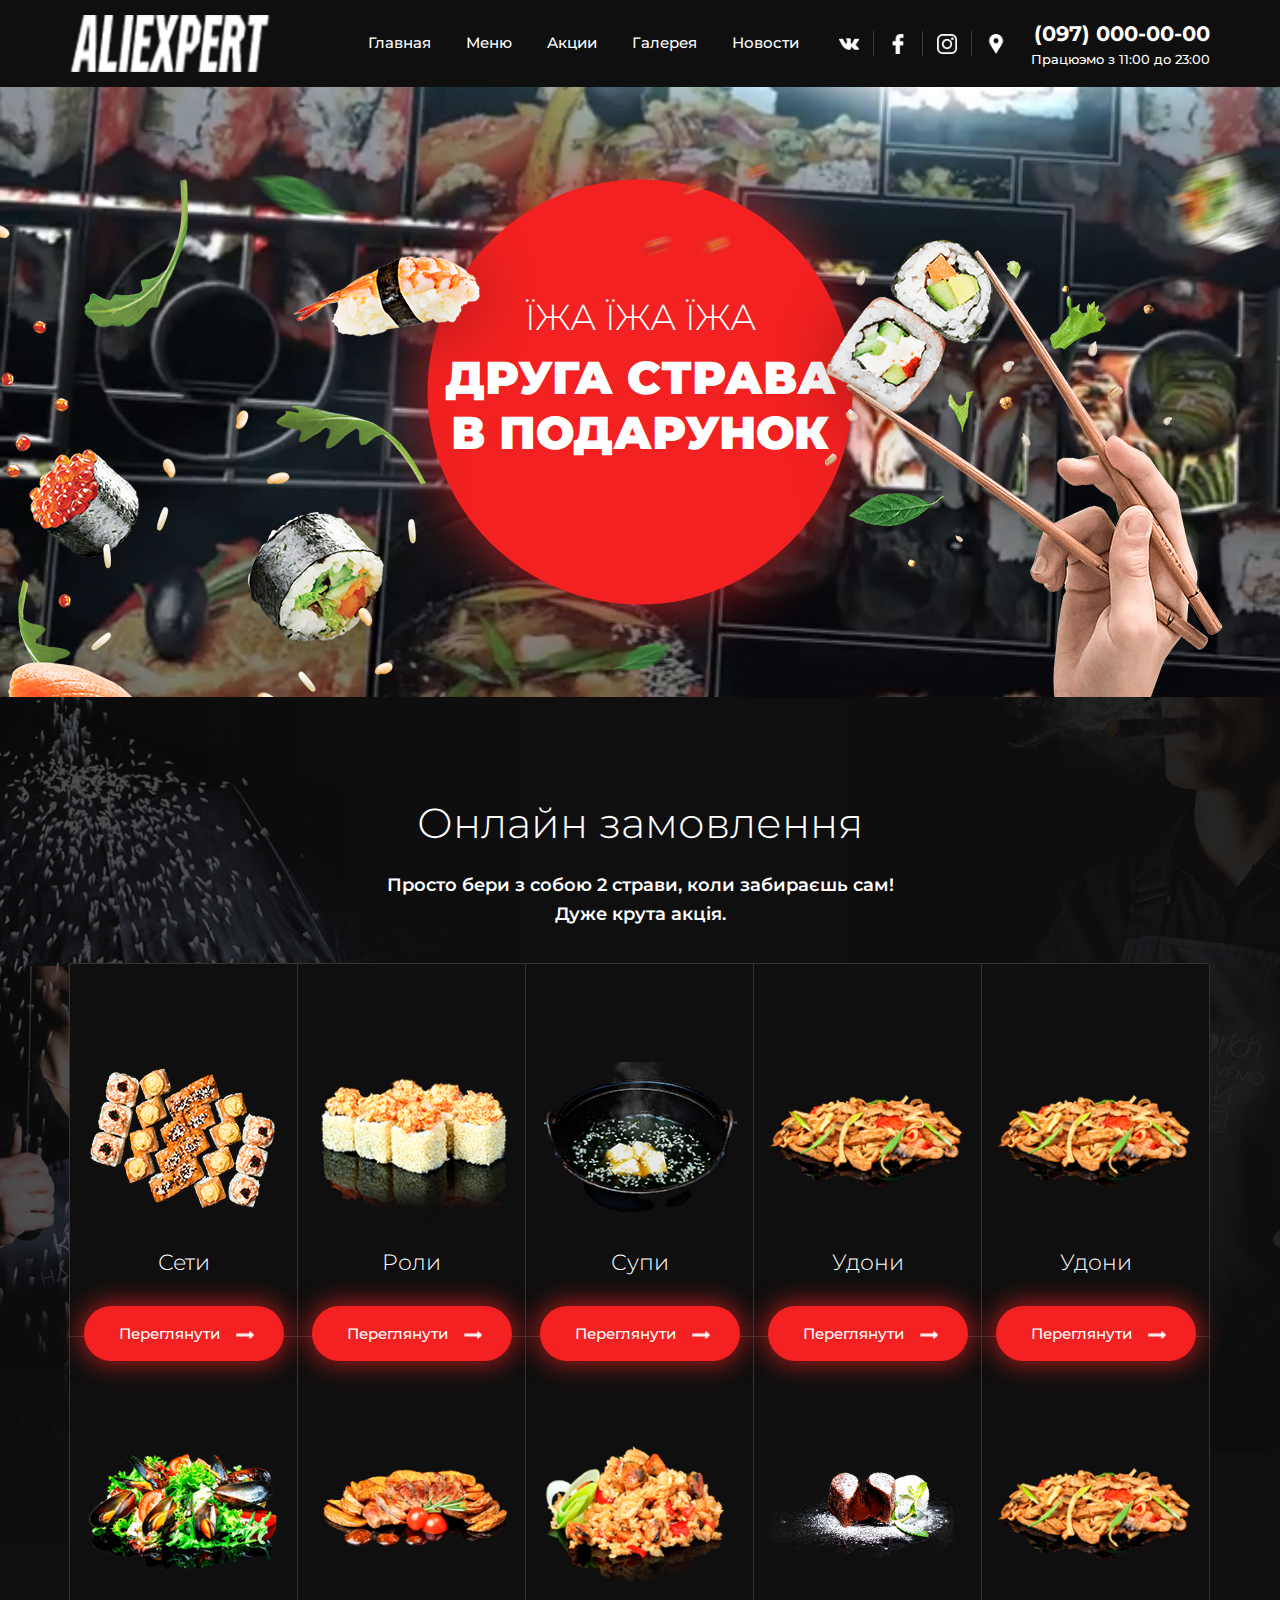
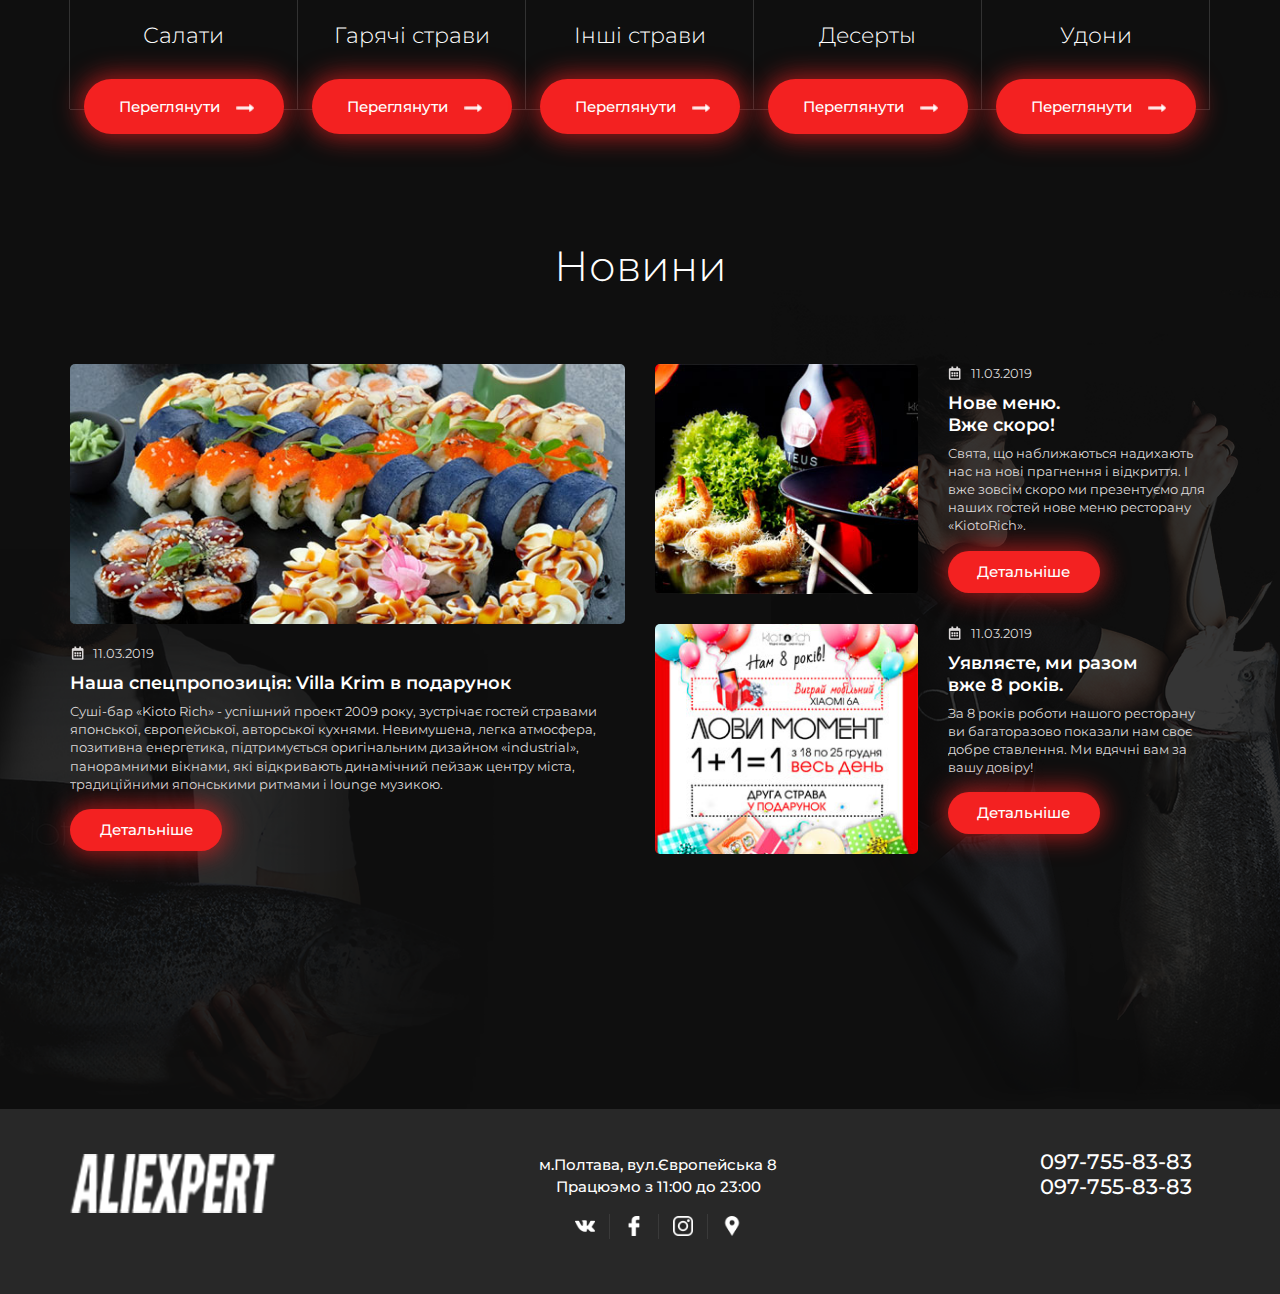
<file: index.html>
<!DOCTYPE html>
<html lang="en">
<head>
  <meta charset="UTF-8">
  <meta name="viewport" content="width=device-width, initial-scale=1.0">
  <meta http-equiv="X-UA-Compatible" content="ie=edge">
  <title>Document</title>
  <style>
    input[type=color]::-webkit-color-swatch {
      border: none
    }

    input[type=color]::-webkit-color-swatch-wrapper {
      padding: 0
    }

    abbr,
    address,
    article,
    aside,
    audio,
    b,
    blockquote,
    body,
    canvas,
    caption,
    cite,
    code,
    dd,
    del,
    details,
    dfn,
    div,
    dl,
    dt,
    em,
    fieldset,
    figcaption,
    figure,
    footer,
    form,
    h1,
    h2,
    h3,
    h4,
    h5,
    h6,
    header,
    hgroup,
    html,
    i,
    iframe,
    img,
    ins,
    kbd,
    label,
    legend,
    li,
    mark,
    menu,
    nav,
    object,
    ol,
    p,
    pre,
    q,
    samp,
    section,
    small,
    span,
    strong,
    sub,
    summary,
    sup,
    table,
    tbody,
    td,
    tfoot,
    th,
    thead,
    time,
    tr,
    ul,
    var,
    video {
      margin: 0;
      padding: 0;
      border: 0;
      outline: 0;
      font-size: 100%;
      vertical-align: baseline;
      background: 0 0;
      font-weight: inherit
    }

    body {
      line-height: 1
    }

    article,
    aside,
    details,
    figcaption,
    figure,
    footer,
    header,
    hgroup,
    menu,
    nav,
    section {
      display: block
    }

    nav ul {
      list-style: none
    }

    blockquote,
    q {
      quotes: none
    }

    blockquote:after,
    blockquote:before,
    q:after,
    q:before {
      content: '';
      content: none
    }

    a {
      margin: 0;
      padding: 0;
      font-size: 100%;
      vertical-align: baseline;
      background: 0 0
    }

    ins {
      background-color: #ff9;
      color: #000;
      text-decoration: none
    }

    mark {
      background-color: #ff9;
      color: #000;
      font-style: italic;
      font-weight: 700
    }

    del {
      text-decoration: line-through
    }

    abbr[title],
    dfn[title] {
      border-bottom: 1px dotted;
      cursor: help
    }

    table {
      border-collapse: collapse;
      border-spacing: 0
    }

    hr {
      display: block;
      height: .0625rem;
      border: 0;
      border-top: 1px solid #ccc;
      margin: 1em 0;
      padding: 0
    }

    input,
    select {
      vertical-align: middle
    }

    input:focus {
      outline: 0
    }

    ol,
    ul {
      list-style-type: none
    }
  </style>
  <link rel="stylesheet" href="./css/index.css">
  <link rel="stylesheet" href="./css/media.css">
</head>
<body>
  <input type="checkbox" id="menu-state" class="menu-state">
  <header class="header">
    <div class="x-container">

      <div class="header-content">
        <div class="logo">
          <a href="/" class="logo-link">
            <img src="./img/logo/logo.png" class="picture" alt="omg">
          </a>
        </div>

        <!--<div class="side-right">-->
          <nav class="nav">
            <ul class="nav-list">
              <li class="nav-list__item">
                <a href="javascript:void(0);" class="nav-list__link">
                  Главная
                </a>
              </li>
              <li class="nav-list__item">
                <a href="javascript:void(0);" class="nav-list__link">
                  Меню
                </a>
              </li>
              <li class="nav-list__item">
                <a href="javascript:void(0);" class="nav-list__link">
                  Акции
                </a>
              </li>
              <li class="nav-list__item">
                <a href="javascript:void(0);" class="nav-list__link">
                  Галерея
                </a>
              </li>
              <li class="nav-list__item">
                <a href="javascript:void(0);" class="nav-list__link">
                  Новости
                </a>
              </li>
            </ul>
          </nav>

          <ul class="contact-icons">
            <li class="contact-icons__item">
              <a href="javascript:void(0);" class="contact-icons__link">
                <span class="cont-icon icon-vk"></span>
              </a>
            </li>
            <li class="contact-icons__item">
              <a href="javascript:void(0);" class="contact-icons__link">
                <span class="cont-icon icon-fb"></span>
              </a>
            </li>
            <li class="contact-icons__item">
              <a href="javascript:void(0);" class="contact-icons__link">
                <span class="cont-icon icon-inst"></span>
              </a>
            </li>
            <li class="contact-icons__item">
              <a href="javascript:void(0);" class="contact-icons__link">
                <span class="cont-icon icon-mark"></span>
              </a>
            </li>
          </ul>
          <div class="info">
            <a href="tel:(097)000-00-00" class="contact-tel">
              (097) 000-00-00
            </a>
            <div class="time-work">Працюэмо з 11:00 до 23:00</div>
          </div>

          <div class="hamburger-menu">
            <label for="menu-state" class="hamburger">
              <span class="hamburger__plank"></span>
              <span class="hamburger__plank"></span>
              <span class="hamburger__plank"></span>
            </label>
          </div>
        </div>
      </div>

    </div>
  </header>
  <div class="hero">
    <div class="x-container">
      <div class="circle">
        <div class="hero-title">Їжа Їжа Їжа</div>
        <div class="hero-dscr">Друга страва<br> в подарунок</div>
      </div>
      <div class="composition">
        <div class="layer-group-left position">
          <img src="img/hero/flying-sushi-groot-011.png" alt="omg">
        </div>
        <div class="layer-group-right position">
          <img src="img/hero/Sushi-PNG-Image1.png" alt="omg">
        </div>
        <div class="layer-salt position">
          <img src="img/hero/Layer-3.png" alt="omg">
        </div>
        <div class="layer-leaflet-small position">
          <img src="img/hero/Layer-4-copy.png" alt="omg">
        </div>
        <div class="layer-leaflet-large position">
          <img src="img/hero/Layer-4.png" alt="omg">
        </div>
        <div class="layer-sushi-element position">
          <img src="img/hero/Layer-2.png" alt="omg">
        </div>
      </div>
    </div>
  </div>
  <main class="main-content">
    <section class="section-online-order image-order">
      <div class="x-container">
        <h1 class="section-title align-center">Онлайн замовлення</h1>
        <div class="subtitle align-center">
          Просто бери з собою 2 страви, коли забираєшь сам!
          <br>
          Дуже крута акція.
        </div>
        <ul class="tile-product clearfix">
          <li class="tile-produt__item align-center">
            <div class="tile-box">
              <a href="javascript:void(0);" class="tile-box__images">
                <img src="./img/products/sets-sushi.png" alt="omg" class="picture">
              </a>
            </div>
            <div class="tile-rest">
              <a href="javascript:void(0);" class="tile-rest__tilte">
                Сети
              </a>
              <div class="tile-rest__button">
                <a href="javascript:void(0);" class="btn btn-icon">Переглянути</a>
              </div>
            </div>
          </li>
          <li class="tile-produt__item align-center">
            <div class="tile-box">
              <a href="javascript:void(0);" class="tile-box__images">
                <img src="./img/products/rolls-sushi.png" alt="omg" class="picture">
              </a>
            </div>
            <div class="tile-rest">
              <a href="javascript:void(0);" class="tile-rest__tilte">
                Роли
              </a>
              <div class="tile-rest__button">
                <a href="javascript:void(0);" class="btn btn-icon">Переглянути</a>
              </div>
            </div>
          </li>
          <li class="tile-produt__item align-center">
            <div class="tile-box">
              <a href="javascript:void(0);" class="tile-box__images">
                <img src="./img/products/soups.png" alt="omg" class="picture">
              </a>
            </div>
            <div class="tile-rest">
              <a href="javascript:void(0);" class="tile-rest__tilte">
                Супи
              </a>
              <div class="tile-rest__button">
                <a href="javascript:void(0);" class="btn btn-icon">Переглянути</a>
              </div>
            </div>
          </li>
          <li class="tile-produt__item align-center">
            <div class="tile-box">
              <a href="javascript:void(0);" class="tile-box__images">
                <img src="./img/products/veal.png" alt="omg" class="picture">
              </a>
            </div>
            <div class="tile-rest">
              <a href="javascript:void(0);" class="tile-rest__tilte">
                Удони
              </a>
              <div class="tile-rest__button">
                <a href="javascript:void(0);" class="btn btn-icon">Переглянути</a>
              </div>
            </div>
          </li>
          <li class="tile-produt__item align-center">
            <div class="tile-box">
              <a href="javascript:void(0);" class="tile-box__images">
                <img src="./img/products/veal.png" alt="omg" class="picture">
              </a>
            </div>
            <div class="tile-rest">
              <a href="javascript:void(0);" class="tile-rest__tilte">
                Удони
              </a>
              <div class="tile-rest__button">
                <a href="javascript:void(0);" class="btn btn-icon">Переглянути</a>
              </div>
            </div>
          </li>
          <li class="tile-produt__item align-center">
            <div class="tile-box">
              <a href="javascript:void(0);" class="tile-box__images">
                <img src="./img/products/salads.png" alt="omg" class="picture">
              </a>
            </div>
            <div class="tile-rest">
              <a href="javascript:void(0);" class="tile-rest__tilte">
                Салати
              </a>
              <div class="tile-rest__button">
                <a href="javascript:void(0);" class="btn btn-icon">Переглянути</a>
              </div>
            </div>
          </li>
          <li class="tile-produt__item align-center">
            <div class="tile-box">
              <a href="javascript:void(0);" class="tile-box__images">
                <img src="./img/products/hot-strav.png" alt="omg" class="picture">
              </a>
            </div>
            <div class="tile-rest">
              <a href="javascript:void(0);" class="tile-rest__tilte">
                Гарячі страви
              </a>
              <div class="tile-rest__button">
                <a href="javascript:void(0);" class="btn btn-icon">Переглянути</a>
              </div>
            </div>
          </li>
          <li class="tile-produt__item align-center">
            <div class="tile-box">
              <a href="javascript:void(0);" class="tile-box__images">
                <img src="./img/products/other-strav.png" alt="omg" class="picture">
              </a>
            </div>
            <div class="tile-rest">
              <a href="javascript:void(0);" class="tile-rest__tilte">
                Інші страви
              </a>
              <div class="tile-rest__button">
                <a href="javascript:void(0);" class="btn btn-icon">Переглянути</a>
              </div>
            </div>
          </li>
          <li class="tile-produt__item align-center">
            <div class="tile-box">
              <a href="javascript:void(0);" class="tile-box__images">
                <img src="./img/products/dessert.png" alt="omg" class="picture">
              </a>
            </div>
            <div class="tile-rest">
              <a href="javascript:void(0);" class="tile-rest__tilte">
                Десерты
              </a>
              <div class="tile-rest__button">
                <a href="javascript:void(0);" class="btn btn-icon">Переглянути</a>
              </div>
            </div>
          </li>
          <li class="tile-produt__item align-center">
            <div class="tile-box">
              <a href="javascript:void(0);" class="tile-box__images">
                <img src="./img/products/veal.png" alt="omg" class="picture">
              </a>
            </div>
            <div class="tile-rest">
              <a href="javascript:void(0);" class="tile-rest__tilte">
                Удони
              </a>
              <div class="tile-rest__button">
                <a href="javascript:void(0);" class="btn btn-icon">Переглянути</a>
              </div>
            </div>
          </li>
        </ul>
      </div>
    </section>
    <section class="section-news image-news">
      <div class="x-container clearfix">
        <h2 class="section-title align-center">Новини</h2>
        <div class="wrapper-news clearfix">
          <div class="news-post col-width">
            <a href="javascript:void(0);" class="news-post__promo news-post__image--special"></a>
            <span class="publication-date icon-calendar">
              11.03.2019
            </span>
            <div class="news-post__content">
              <a href="javascript:void(0);" class="news-post__title">
                Наша спецпропозиція: Villa Krim в подарунок
              </a>
              <p class="news-post__text">
                Суші-бар «Kioto Rich» - успішний проект 2009 року, зустрічає гостей стравами японської, європейської, авторської кухнями. Невимушена, легка атмосфера, позитивна енергетика, підтримується оригінальним дизайном «industrial», панорамними вікнами, які відкривають динамічний пейзаж центру міста, традиційними японськими ритмами і lounge музикою.
              </p>
              <div class="news-post__button">
                <a href="javascript:void(0);" class="btn btn-medium">Детальніше</a>
              </div>
            </div>
          </div>

          <div class="news-post col-width">
            <a href="javascript:void(0);" class="news-post__promo news-post__promo--part news-post__image--news-menu ui-width"></a>
            <span class="publication-date icon-calendar mrgn-l">
              11.03.2019
            </span>
            <div class="news-post__content ui-width">
              <a href="javascript:void(0);" class="news-post__title">
                Нове меню.<br>Вже скоро!
              </a>
              <p class="news-post__text">
                Свята, що наближаються надихають нас на нові прагнення і відкриття. І вже зовсім скоро ми презентуємо для наших гостей нове меню ресторану «KiotoRich».
              </p>
              <div class="news-post__button">
                <a href="javascript:void(0);" class="btn btn-medium">Детальніше</a>
              </div>
            </div>
          </div>

          <div class="news-post col-width">
            <a href="javascript:void(0);" class="news-post__promo news-post__promo--part news-post__image--8-years ui-width"></a>
              <span class="publication-date icon-calendar">
                11.03.2019
              </span>
            <div class="news-post__content ui-width">
              <a href="javascript:void(0);" class="news-post__title">
                Уявляєте, ми разом <br> вже 8 років.
              </a>
              <p class="news-post__text">
                За 8 років роботи нашого ресторану ви багаторазово показали нам своє добре ставлення. Ми вдячні вам за вашу довіру!
              </p>
              <div class="news-post__button">
                <a href="javascript:void(0);" class="btn btn-medium">Детальніше</a>
              </div>
            </div>
          </div>
        </div>
      </div>
    </section>
  </main>

  <footer class="footer">
    <div class="x-container">
      <div class="footer-content">
        <div class="foo-logo">
          <a href="/" class="logo-link">
            <img src="./img/logo/logo.png" alt="omg">
          </a>
        </div>
        <div class="foo-contact align-center">
          <address class="address">
            м.Полтава, вул.Європейська 8
          </address>
          <div class="time-work foo-time-work">Працюэмо з 11:00 до 23:00</div>
          <div class="foo-icons align-center clearfix">
            <ul class="contact-icons">
              <li class="contact-icons__item">
                <a href="javascript:void(0);" class="contact-icons__link">
                  <span class="cont-icon icon-vk"></span>
                </a>
              </li>
              <li class="contact-icons__item">
                <a href="javascript:void(0);" class="contact-icons__link">
                  <span class="cont-icon icon-fb"></span>
                </a>
              </li>
              <li class="contact-icons__item">
                <a href="javascript:void(0);" class="contact-icons__link">
                  <span class="cont-icon icon-inst"></span>
                </a>
              </li>
              <li class="contact-icons__item">
                <a href="javascript:void(0);" class="contact-icons__link">
                  <span class="cont-icon icon-mark"></span>
                </a>
              </li>
            </ul>
          </div>
        </div>
        <div class="foo-phones">
          <a href="tel:097-755-83-83" class="contact-tel foo-tel">097-755-83-83</a>
          <a href="tel:066-773-58-08" class="contact-tel foo-tel">097-755-83-83</a>
        </div>
      </div>
    </div>
  </footer>
</body>
</html>
</file>
<file: css/index.css>
@import url('https://fonts.googleapis.com/css?family=Montserrat:300,400,500,600,700,900&subset=cyrillic');

html {
  width: 100%;
  height: 100%;
  -webkit-text-size-adjust: 100%;
  -moz-text-size-adjust: 100%;
  box-sizing: border-box;
}

*,
*::before,
*::after {
  box-sizing: inherit;
}

body {
  font-family: -apple-system, BlinkMacSystemFont, "Montserrat", Helvetica, Arial, sans-serif;
  font-size: 16px;
  line-height: 1.5;
  font-weight: normal;
  -webkit-font-smoothing: subpixel-antialiased;
  -moz-osx-font-smoothing: auto;
  direction: ltr;
  color: #fff;
  background: #0f0f0f;
  overflow-x: hidden;
}

.x-container {
  width: 100%;
  max-width: 1170px;
  padding-left: 15px;
  padding-right: 15px;
  margin: 0 auto;
}

/*
header
=============================
*/
.header {
  background: #0f0f0f;
  padding: 15px 0;
  position: relative;
}

.header-content {
  display: flex;
  justify-content: flex-end;
  flex-wrap: wrap;
  align-items: center;
}

.logo {
  width: 100%;
  max-width: 200px;
  margin-right: 15px;
}

/*
hamburger-menu
=============================
*/
.hamburger-menu {
  display: none;
  width: 35px;
  height: 35px;
  margin-left: 25px;
}

.hamburger {
  display: block;
  position: relative;
  z-index: 10;
  width: 100%;
  height: 100%;
}

.hamburger__plank {
  display: block;
  width: 100%;
  height: 1px;
  background: #fff;
  position: absolute;
  top: calc(35px / 3);
  left: 0;
  transition: left 250ms cubic-bezier(0.52, 0.16, 0.24, 1), right 250ms cubic-bezier(0.52, 0.16, 0.24, 1);
}

.hamburger__plank:first-child {
  width: 50%;
  top: 0;
}

.hamburger__plank:last-child {
  width: 50%;
  top: calc(35px / 1.5);
  left: auto;
  right: 0;
}

.menu-state {
  display: none;
}

.menu-state:checked ~ .header .nav {
  display: block;
}

.menu-state:checked ~ .header .header-content {
  display: block;
}

.menu-state:checked ~ .header .header-content .info {
  margin-right: 0;
  text-align: center;
}

.menu-state:checked ~ .header .header-content .contact-icons {
  justify-content: center;
  margin: 20px 0 15px 0;
}

.menu-state:checked ~ .header .side-left {
  float: none;
}

.menu-state:checked ~ .header .hamburger-menu .hamburger__plank:first-child {
  left: 50%;
}

.menu-state:checked ~ .header .hamburger-menu .hamburger__plank:last-child {
  right: 50%;
}

/*
logo
=============================
*/
.logo-link {
  display: block;
}

/*
navigation
=============================
*/
.nav {
  margin-left: auto;
}

.nav-list {
  display: flex;
}

.nav-list__item {
  margin-right: 35px;
}

.nav-list__item:last-child {
  margin-right: 0;
}

.nav-list__link {
  display: block;
  font-size: 15px;
  font-weight: 500;
  color: #fff;
  text-decoration: none;
}

/*
contact icons
=============================
*/
.contact-icons {
  display: flex;
  margin-left: 40px;
}

.contact-icons__item {
  margin-right: 29px;
  position: relative;
}

.cont-icon {
  width: 20px;
  height: 25px;
}

.icon-vk {
  display: block;
  background: transparent url("../img/icons/vk.png") no-repeat center/contain;
}

.icon-fb {
  display: block;
  background: transparent url("../img/icons/fb.png") no-repeat center/contain;
}

.icon-inst {
  display: block;
  background: transparent url("../img/icons/inst.png") no-repeat center/contain;
}

.icon-mark {
  display: block;
  background: transparent url("../img/icons/mark.png") no-repeat center/contain;
}

.contact-icons__item::after {
  content: "";
  width: 1px;
  height: 100%;
  background: #3a3a3a;
  position: absolute;
  top: 0;
  right: -15px;
}

.contact-icons__item:last-child {
  margin-right: 0;
}

.contact-icons__item:last-child::after {
  width: 0;
}

.contact-icons__link {
  display: block;
}

/*
info
=============================
*/
.info {
  text-align: right;
  margin-left: 25px;
}

.contact-tel {
  display: block;
  font-size: 21px;
  font-weight: 700;
  color: #fff;
  text-decoration: none;
}

.time-work {
  font-size: 13px;
  font-weight: 500;
  color: #fff;
}

/*
hero
=============================
*/
.hero {
  width: 100%;
  min-height: 610px;
  position: relative;
  background: transparent url("../img/hero/home-hiro.jpg") no-repeat center/cover;
  overflow: hidden;
}

.circle {
  width: 425px;
  height: 425px;
  background-color: #f32121;
  border-radius: 50%;
  text-align: center;
  position: absolute;
  box-shadow: 0 0 55px 4px rgba(243, 33, 33, 0.64);
  top: 50%;
  left: 50%;
  transform: translate(-50%, -50%);
}

.hero-title {
  font-size: 36px;
  font-weight: 300;
  color: #fff;
  text-transform: uppercase;
  margin-top: 110px;
}

.hero-dscr {
  font-size: 46px;
  line-height: 1.2;
  font-weight: 900;
  color: #fff;
  text-transform: uppercase;
  margin-top: 6px;
}

.composition {
  position: relative;
  z-index: 10;
  min-height: 610px;
}

.position {
  position: absolute;
}

.layer-group-left {
  top: 8%;
  left: 50%;
  transform: translateX( calc((-50%) - (100% / 2) - 100px));
}

.layer-group-right {
  bottom: -7%;
  right: 50%;
  transform: translateX( calc((50%) + (100% / 2) + 130px));
}

.layer-salt {
  top: 12%;
  left: 50%;
}

.layer-leaflet-small {
  left: 50%;
  bottom: 3%;
  transform: translateX(-50%);
}

.layer-leaflet-large {
  top: 14%;
  left: 50%;
  transform: translateX(calc((-50%) - (100% / 2) - 280px));
}

.layer-sushi-element {
  top: 10%;
  right: 50%;
  transform: translateX( calc((50%) + (100% + 462px)));
}

/*
section order
=============================
*/
.section-online-order {
  padding-top: 95px;
}

.image-order {
  background: no-repeat left 0/520px url("../img/decor-bg-1.png"),url("../img/decor-bg-2.png") no-repeat right 0/435px;
}

.section-title {
  font-size: 42px;
  font-weight: 300;
  color: #fff;
}

.subtitle {
  font-size: 18px;
  font-weight: 600;
  line-height: 1.6;
  color: #fff;
  margin-top: 16px;
}

.tile-product {
  display: flex;
  flex-wrap: wrap;
  margin-top: 35px;
  box-shadow: -1px -1px 0 #323232;
}

.tile-produt__item {
  width: 20%;
  padding: 82px 0 0 0;
  border-right: 1px solid #323232;
  border-bottom: 1px solid #323232;
  background: #0f0f0f;
  position: relative;
}

.tile-box {
  display: table;
  width: 100%;
  min-height: 185px;
  padding: 0 15px;
  text-align: center;
}

.tile-box .tile-box__images {
  display: table-cell;
  vertical-align: middle;
}

.picture {
  display: inline-block;
  max-width: 100%;
  vertical-align: middle;
}

.tile-rest {
  text-align: center;
}

.tile-rest__tilte {
  display: block;
  font-size: 22px;
  font-weight: 300;
  color: #fff;
  text-decoration: none;
  overflow: hidden;
  height: 60px;
  margin: 15px 20px 0 20px;
}

.tile-rest__button {
  margin-bottom: -25px;
  padding: 0 4px;
}

.btn {
  display: inline-block;
  position: relative;
  font-size: 15px;
  font-weight: 500;
  line-height: 55px;
  text-align: left;
  text-decoration: none;
  padding-left: 35px;
  color: #fff;
  background: #f32121;
  width: 100%;
  max-width: 200px;
  height: 55px;
  border: 0;
  border-radius: 35px;
  box-shadow: 0 0 24px 4px rgba(243, 33, 33, 0.64);
  cursor: pointer;
  user-select: none;
  z-index: 1;
}

.btn-medium {
  line-height: 42px;
  text-align: center;
  padding-left: 0;
  max-width: 152px;
  height: 42px;
}

.btn-icon::after {
  content: "";
  display: block;
  width: 18px;
  height: 14px;
  background: transparent url("../img/icons/arrow.png") no-repeat center/contain;
  position: absolute;
  top: 22px;
  right: 30px;
}

/*
section news
=============================
*/
.section-news {
  padding: 125px 0 225px 0;
}

.image-news {
  background: no-repeat left bottom/495px url("../img/decor-bg-4.png"), url("../img/decor-bg-3.png") no-repeat right bottom/509px;
}

.wrapper-news {
  margin-top: calc(83px - 17px);
}

.news-post {
  float: left;
  margin-bottom: 30px;
  margin-right: 0;
}

.news-post:first-child {
  margin-right: 30px;
}

.news-post__promo {
  display: block;
  height: 260px;
  border-radius: 5px;
}

.news-post__image--special {
  background: transparent url("../img/news/special-offers.jpg") no-repeat center/cover;
}

.news-post__image--news-menu {
  background: transparent url("../img/news/new-menus.jpg") no-repeat center/cover;
}

.news-post__image--8-years {
  background: transparent url("../img/news/8-years.jpg") no-repeat center/cover;
}

.publication-date {
  display: block;
  font-size: 13px;
  color: #dcd9d9;
  margin-left: 30px;
  float: left;
}

.news-post:first-child .publication-date {
  margin-top: 20px;
  margin-left: 0;
}

.icon-calendar::before {
  content :"";
  display: inline-block;
  width: 14px;
  height: 14px;
  background: transparent url("../img/icons/calendar.png") no-repeat top/contain;
  margin-right: 6px;
  position: relative;
  top: 2px;
}

.news-post__title {
  display: block;
  font-size: 18px;
  line-height: 1.2;
  font-weight: 600;
  color: #fff;
  margin-top: 10px;
  text-decoration: none;
}

.news-post__text {
  font-size: 13px;
  line-height: 1.4;
  color: #dcd9d9;
  max-height: 110px;
  overflow: hidden;
  margin-top: 7px;
}

.news-post__button {
  margin-top: 16px;
}

.news-post__promo--part {
  height: 230px;
  float: left;
}

.news-post__content {
  display: inline-block;
  margin-left: 30px;
}

.news-post:first-child .news-post__content {
  margin-left: 0;
}

.ui-width {
  width: calc((100% / 2) - 15px);
}

/*
footer
=============================
*/
.footer {
  background: #282828;
  padding: 45px 0 40px 0;
}

.footer-content {
  display: flex;
  justify-content: space-between;
}

.address,
.foo-time-work {
  font-size: 15px;
  font-weight: 500;
  font-style: normal;
  color: #fff;
}

.foo-icons {
  display: inline-block;
}

.foo-icons .contact-icons {
  margin: 15px 0;
  padding: 0;
}

.foo-phones {
  width: 170px;
  margin-top: -5px;
}

.foo-tel {
  line-height: 1.2;
  font-weight: 500;
}

/*
misc
=============================
*/

.align-center {
  text-align: center;
}

.col-width {
  width: calc(50% - 15px);
}

.clearfix::after {
  content: "";
  display: table;
  clear: both;
}
</file>
<file: css/media.css>
/*
header
==================================
*/
@media screen and (max-width: 1200px) {
  .nav-list__item {
    float: none;
    display: inline-block;
  }

  .info {
    margin-left: 40px;
  }
}

@media screen and (max-width: 767px) {
  .nav {
    display: none;
  }

  .nav-list {
    flex-direction: column;
  }

  .nav-list__item {
    margin-right: 0;
    display: block;
    border-bottom: 1px solid #282828;
  }

  .nav-list__link {
    padding: 15px 0;
  }

  .contact-icons,
  .info {
    margin-left: auto;
  }

  .info {
    margin-right: calc(35px + 25px);
  }
}

@media screen and (max-width: 650px) {
  .header-content {
    display: block;
  }

  .logo {
    max-width: 170px;
  }

  .contact-icons {
    justify-content: center;
    margin: 20px 0 15px 0;
  }

  .info {
    text-align: center;
    margin: 0;
  }
}

/*
hamburger-menu
=============================
*/
@media screen and (max-width: 767px) {
  .hamburger-menu {
    display: block;
  }

  .hamburger-menu {
    top: calc(15px + 35px / 3);
  }
}

@media screen and (max-width: 767px) {
  .hamburger-menu {
    position: absolute;
    top: 30px;
    right: 15px;
  }
}

/*
online-order item
==================================
*/

@media screen and (max-width: 992px) {
  .section-online-order {
    padding-top: 55px;
  }

  .tile-produt__item {
    width: 33.333333%;
  }
}

@media screen and (max-width: 650px) {
  .tile-produt__item {
    width: 50%;
  }
}

@media screen and (max-width: 425px) {
  .tile-produt__item {
    width: 100%;
  }
}

/*
hero
=============================
*/
@media screen and (max-width: 650px) {
  .hero {
    display: none;
  }
}

/*
section title
=============================
*/
@media screen and (max-width: 650px) {
  .section-title {
    font-size: 37px;
    line-height: 1.15;
  }

  .subtitle {
    font-size: 16px;
    line-height: 1.4;
  }
}

/*
news item
==================================
*/
@media screen and (max-width: 992px) {
  .news-post:first-child {
    margin-right: 0;
  }

  .col-width,
  .ui-width {
    width: 100%;
  }

  .news-post__promo {
    width: 45%;
    float: left;
  }

  .publication-date {
    margin-top: 0;
  }

  .news-post:first-child .publication-date {
    margin-left: 30px;
    margin-top: 0;
  }

  .news-post:first-child .news-post__content {
    margin-left: 30px;
  }

  .news-post__content {
    width: calc(55% - 30px);
    margin-left: 30px;
  }

}

@media screen and (max-width: 650px) {
  .section-news {
    padding: 75px 0 35px 0;
  }

  .wrapper-news {
    margin-top: 35px;
  }

  .news-post__promo {
    width: 100%;
    float: none;
  }

  .news-post:first-child .publication-date {
    margin-left: 0;
    margin-top: 20px;
  }

  .news-post:first-child .news-post__content {
    margin-left: 0;
  }

  .publication-date {
    margin-left: 0;
    margin-top: 20px;
  }

  .news-post__content {
    width: 100%;
    margin-left: 0;
  }

  br {
    display: none;
  }
}

/*
footer
==================================
*/
@media screen and (max-width: 767px) {
  .footer-content {
    flex-wrap: wrap;
  }

  .foo-phones {
    float: none;
    clear: both;
    width: 100%;
    text-align: center;
  }
}

@media screen and (max-width: 650px) {
  .footer-content {
    flex-direction: column;
    align-items: center;
  }

  .foo-contact {
    margin-top: 20px;
  }

  .contact-icons {
    margin-left: 0;
  }

  .foo-tel {
    line-height: 1.6;
  }
}
</file>
